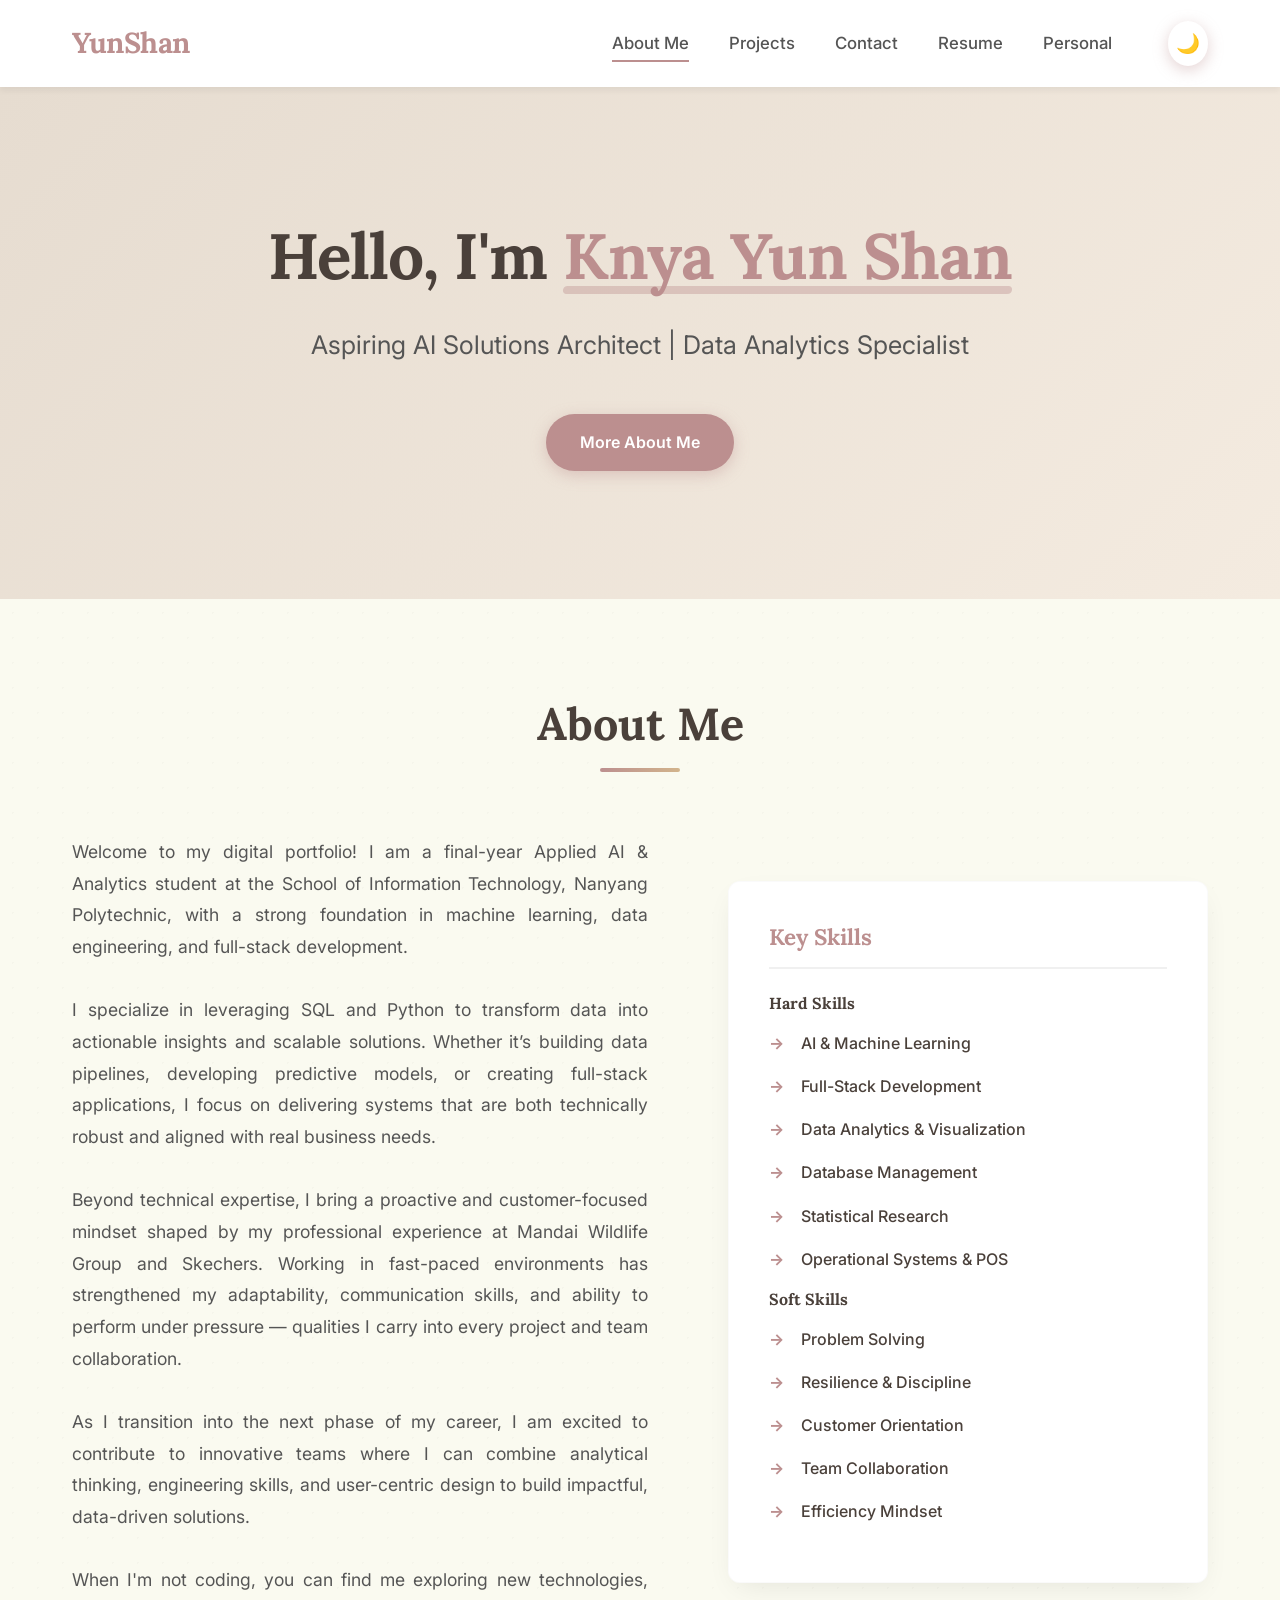
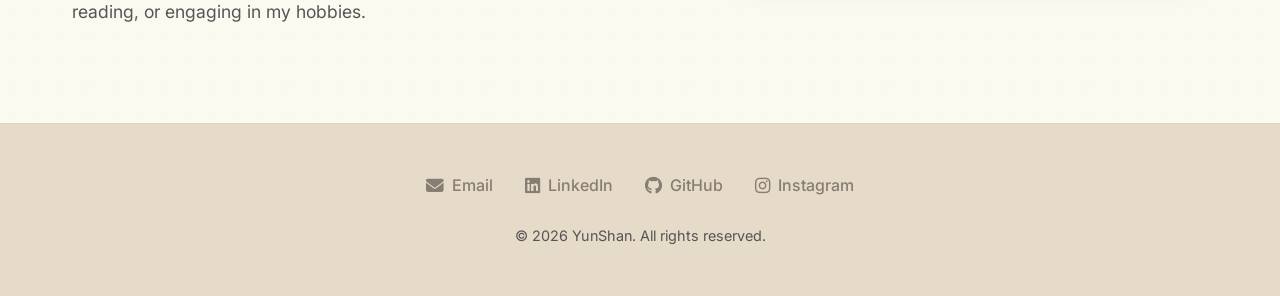
<file: index.html>
<!DOCTYPE html>
<html lang="en">

<head>
  <meta charset="UTF-8">
  <meta name="viewport" content="width=device-width, initial-scale=1.0">
  <title>YunShan - Home</title>
  <link rel="stylesheet" href="style.css">
  <link href="https://fonts.googleapis.com/css2?family=Inter:wght@400;500;600&family=Lora:wght@500;600;700&display=swap"
    rel="stylesheet">
  <link rel="stylesheet" href="https://cdnjs.cloudflare.com/ajax/libs/font-awesome/6.4.0/css/all.min.css">
  <script>
    (function () {
      const savedTheme = localStorage.getItem('theme');
      if (savedTheme === 'dark') {
        document.documentElement.setAttribute('data-theme', 'dark');
      }
    })();
  </script>
</head>

<body>
  <nav class="navbar">
    <div class="container navbar-container">
      <a href="index.html" class="navbar-logo">YunShan</a>

      <div class="navbar-toggle" id="mobile-menu">
        <span class="bar"></span>
        <span class="bar"></span>
        <span class="bar"></span>
      </div>

      <div class="navbar-menu">
        <a href="index.html" class="navbar-link active">About Me</a>
        <a href="projects.html" class="navbar-link">Projects</a>
        <a href="contact.html" class="navbar-link">Contact</a>
        <a href="resume.html" class="navbar-link">Resume</a>
        <a href="personal.html" class="navbar-link">Personal</a>
      </div>
    </div>
  </nav>

  <main>
    <div class="home-page">
      <section class="hero section">
        <div class="container">
          <div class="hero-content">
            <h1>Hello, I'm <span class="highlight">Knya Yun Shan</span></h1>
            <p class="hero-subtitle">Aspiring AI Solutions Architect | Data Analytics Specialist</p>
            <a href="#about" class="btn">More About Me</a>
          </div>
        </div>
      </section>

      <section id="about" class="about section">
        <div class="container">
          <h2 class="section-title">About Me</h2>
          <div class="about-content">
            <div class="about-text">
              <p>
                Welcome to my digital portfolio!
                I am a final-year Applied AI & Analytics student at the School of Information Technology, Nanyang
                Polytechnic, with a strong foundation in machine learning, data engineering, and full-stack development.
              </p><br>
              <p>
                I specialize in leveraging SQL and Python to transform data into actionable insights and scalable
                solutions. Whether it’s building data pipelines, developing predictive models, or creating full-stack
                applications, I focus on delivering systems that are both technically robust and aligned with real
                business needs.
              </p><br>
              <p>
                Beyond technical expertise, I bring a proactive and customer-focused mindset shaped by my professional
                experience at Mandai Wildlife Group and Skechers. Working in fast-paced environments has strengthened my
                adaptability, communication skills, and ability to perform under pressure — qualities I carry into every
                project and team collaboration.
              </p><br>
              <p>
                As I transition into the next phase of my career, I am excited to contribute to innovative teams where I
                can combine analytical thinking, engineering skills, and user-centric design to build impactful,
                data-driven solutions.
              </p>
              <br />
              <p>
                When I'm not coding, you can find me exploring new technologies, reading, or engaging in my hobbies.
              </p>
            </div>

            <div class="skills-container">
              <h3>Key Skills</h3>

              <div class="skills-category">
                <h4>Hard Skills</h4>
                <ul class="skills-list">
                  <li>AI & Machine Learning</li>
                  <li>Full-Stack Development</li>
                  <li>Data Analytics & Visualization</li>
                  <li>Database Management</li>
                  <li>Statistical Research</li>
                  <li>Operational Systems & POS</li>
                </ul>
              </div>

              <div class="skills-category">
                <h4>Soft Skills</h4>
                <ul class="skills-list">
                  <li>Problem Solving</li>
                  <li>Resilience & Discipline</li>
                  <li>Customer Orientation</li>
                  <li>Team Collaboration</li>
                  <li>Efficiency Mindset</li>
                </ul>
              </div>
            </div>
          </div>
        </div>
      </section>
    </div>
  </main>

  <footer class="footer">
    <div class="container footer-container">
      <div class="footer-socials">
        <a href="mailto:yunshanknya2008@gmail.com" aria-label="Email"><i class="fas fa-envelope"></i> Email</a>
        <a href="https://www.linkedin.com/in/yun-shan-knya-b879a43aa/" target="_blank" rel="noopener noreferrer"
          aria-label="LinkedIn"><i class="fab fa-linkedin"></i> LinkedIn</a>
        <a href="https://github.com/ys-yunshan" target="_blank" rel="noopener noreferrer" aria-label="GitHub"><i
            class="fab fa-github"></i> GitHub</a>
        <a href="https://www.instagram.com/ys_yunshan/" target="_blank" rel="noopener noreferrer"
          aria-label="Instagram"><i class="fab fa-instagram"></i> Instagram</a>
      </div>
      <p class="footer-copy">&copy; 2026 YunShan. All rights reserved.</p>
    </div>
  </footer>

  <script src="script.js"></script>
</body>

</html>
</file>
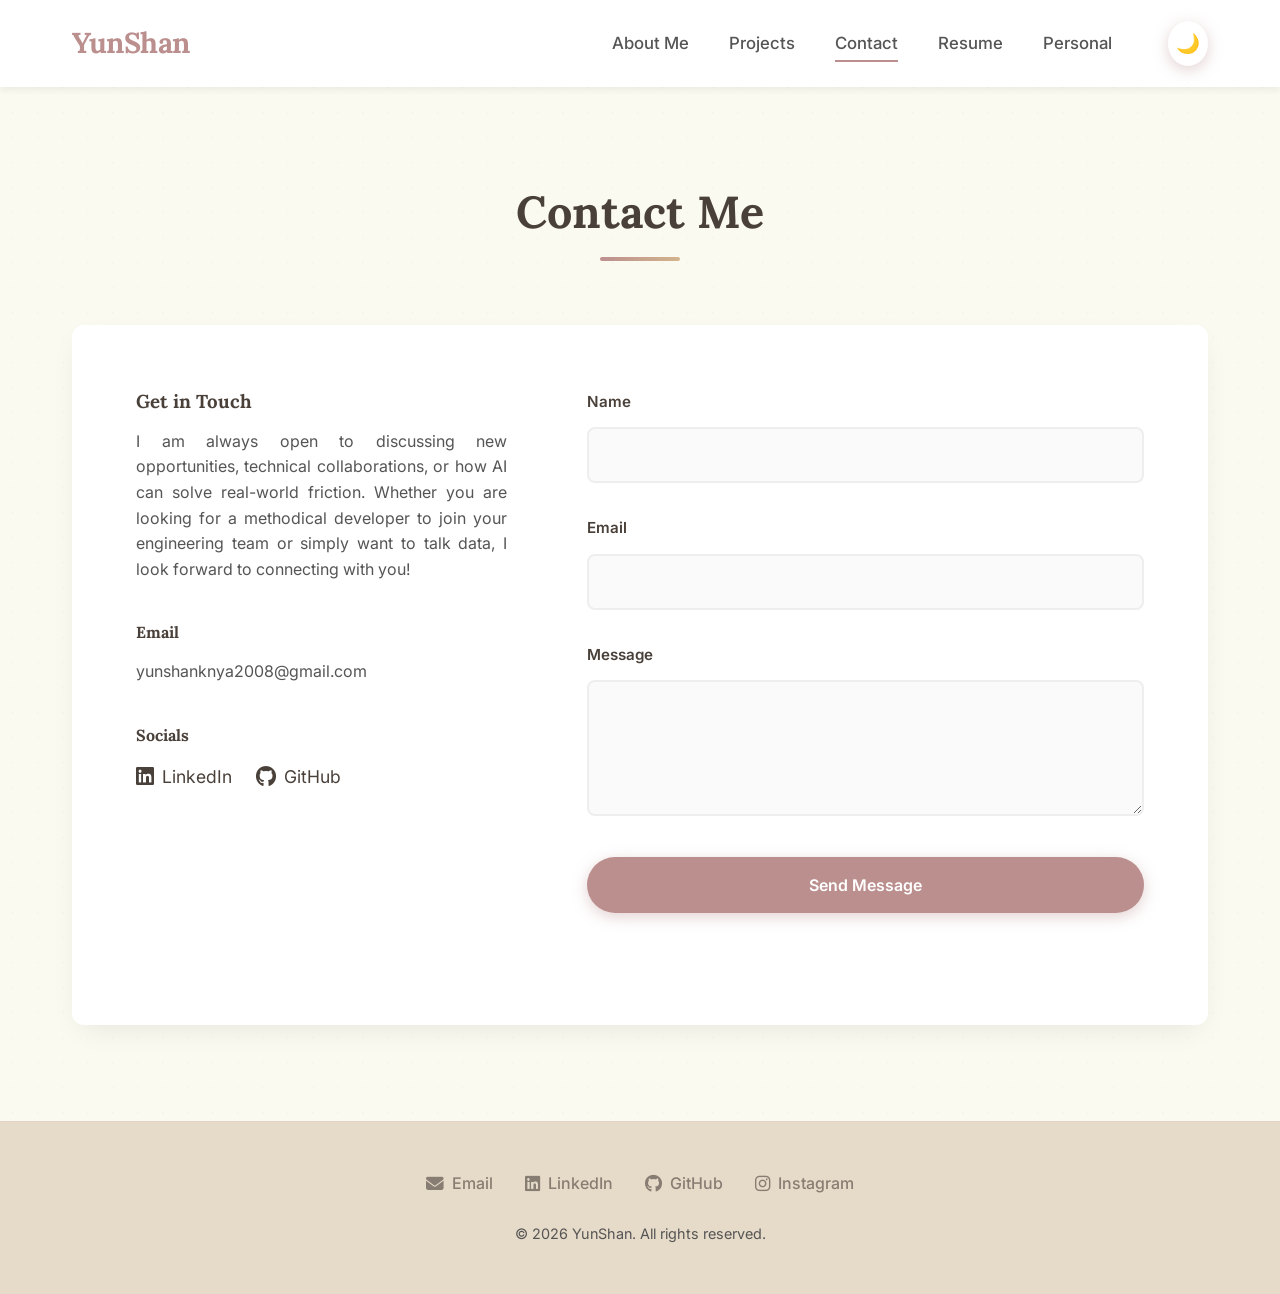
<file: contact.html>
<!DOCTYPE html>
<html lang="en">

<head>
    <meta charset="UTF-8">
    <meta name="viewport" content="width=device-width, initial-scale=1.0">
    <title>YunShan - Contact</title>
    <link rel="stylesheet" href="style.css">
    <link
        href="https://fonts.googleapis.com/css2?family=Inter:wght@400;500;600&family=Lora:wght@500;600;700&display=swap"
        rel="stylesheet">
    <link rel="stylesheet" href="https://cdnjs.cloudflare.com/ajax/libs/font-awesome/6.4.0/css/all.min.css">
    <script>
        (function () {
            const savedTheme = localStorage.getItem('theme');
            if (savedTheme === 'dark') {
                document.documentElement.setAttribute('data-theme', 'dark');
            }
        })();
    </script>
</head>

<body>
    <nav class="navbar">
        <div class="container navbar-container">
            <a href="index.html" class="navbar-logo">YunShan</a>

            <div class="navbar-toggle" id="mobile-menu">
                <span class="bar"></span>
                <span class="bar"></span>
                <span class="bar"></span>
            </div>

            <div class="navbar-menu">
                <a href="index.html" class="navbar-link">About Me</a>
                <a href="projects.html" class="navbar-link">Projects</a>
                <a href="contact.html" class="navbar-link active">Contact</a>
                <a href="resume.html" class="navbar-link">Resume</a>
                <a href="personal.html" class="navbar-link">Personal</a>
            </div>
        </div>
    </nav>

    <main>
        <div class="contact-page section">
            <div class="container">
                <h2 class="section-title">Contact Me</h2>

                <div class="contact-container">
                    <div class="contact-info">
                        <h3>Get in Touch</h3>
                        <p> I am always open to discussing new opportunities, technical collaborations, or how AI can
                            solve real-world friction.
                            Whether you are looking for a methodical developer to join your engineering team or simply
                            want to talk data, I look forward to connecting with you!
                        </p>

                        <div class="info-item">
                            <h4>Email</h4>
                            <p><a href="mailto:yunshanknya2008@gmail.com"
                                    style="color: inherit; text-decoration: none;">yunshanknya2008@gmail.com</a></p>
                        </div>

                        <div class="info-item">
                            <h4>Socials</h4>
                            <div class="social-links">
                                <a href="https://www.linkedin.com/in/yun-shan-knya-b879a43aa/" target="_blank"><i
                                        class="fab fa-linkedin"></i> LinkedIn</a>
                                <a href="https://github.com/ys-yunshan" target="_blank"><i class="fab fa-github"></i>
                                    GitHub</a>
                            </div>
                        </div>
                    </div>

                    <form class="contact-form" action="#" method="POST">
                        <div class="form-group">
                            <label for="name">Name</label>
                            <input type="text" id="name" name="name" required>
                        </div>

                        <div class="form-group">
                            <label for="email">Email</label>
                            <input type="email" id="email" name="email" required>
                        </div>

                        <div class="form-group">
                            <label for="message">Message</label>
                            <textarea id="message" name="message" rows="5" required></textarea>
                        </div>

                        <button type="submit" class="btn">Send Message</button>
                        <div class="form-message" id="form-message"></div>
                    </form>
                </div>
            </div>
        </div>
    </main>

    <footer class="footer">
        <div class="container footer-container">
            <div class="footer-socials">
                <a href="mailto:yunshanknya2008@gmail.com" aria-label="Email"><i class="fas fa-envelope"></i> Email</a>
                <a href="https://www.linkedin.com/in/yun-shan-knya-b879a43aa/" target="_blank" rel="noopener noreferrer"
                    aria-label="LinkedIn"><i class="fab fa-linkedin"></i> LinkedIn</a>
                <a href="https://github.com/ys-yunshan" target="_blank" rel="noopener noreferrer" aria-label="GitHub"><i
                        class="fab fa-github"></i> GitHub</a>
                <a href="https://www.instagram.com/ys_yunshan/" target="_blank" rel="noopener noreferrer"
                    aria-label="Instagram"><i class="fab fa-instagram"></i> Instagram</a>
            </div>
            <p class="footer-copy">&copy; 2026 YunShan. All rights reserved.</p>
        </div>
    </footer>

    <script src="script.js"></script>
</body>

</html>
</file>
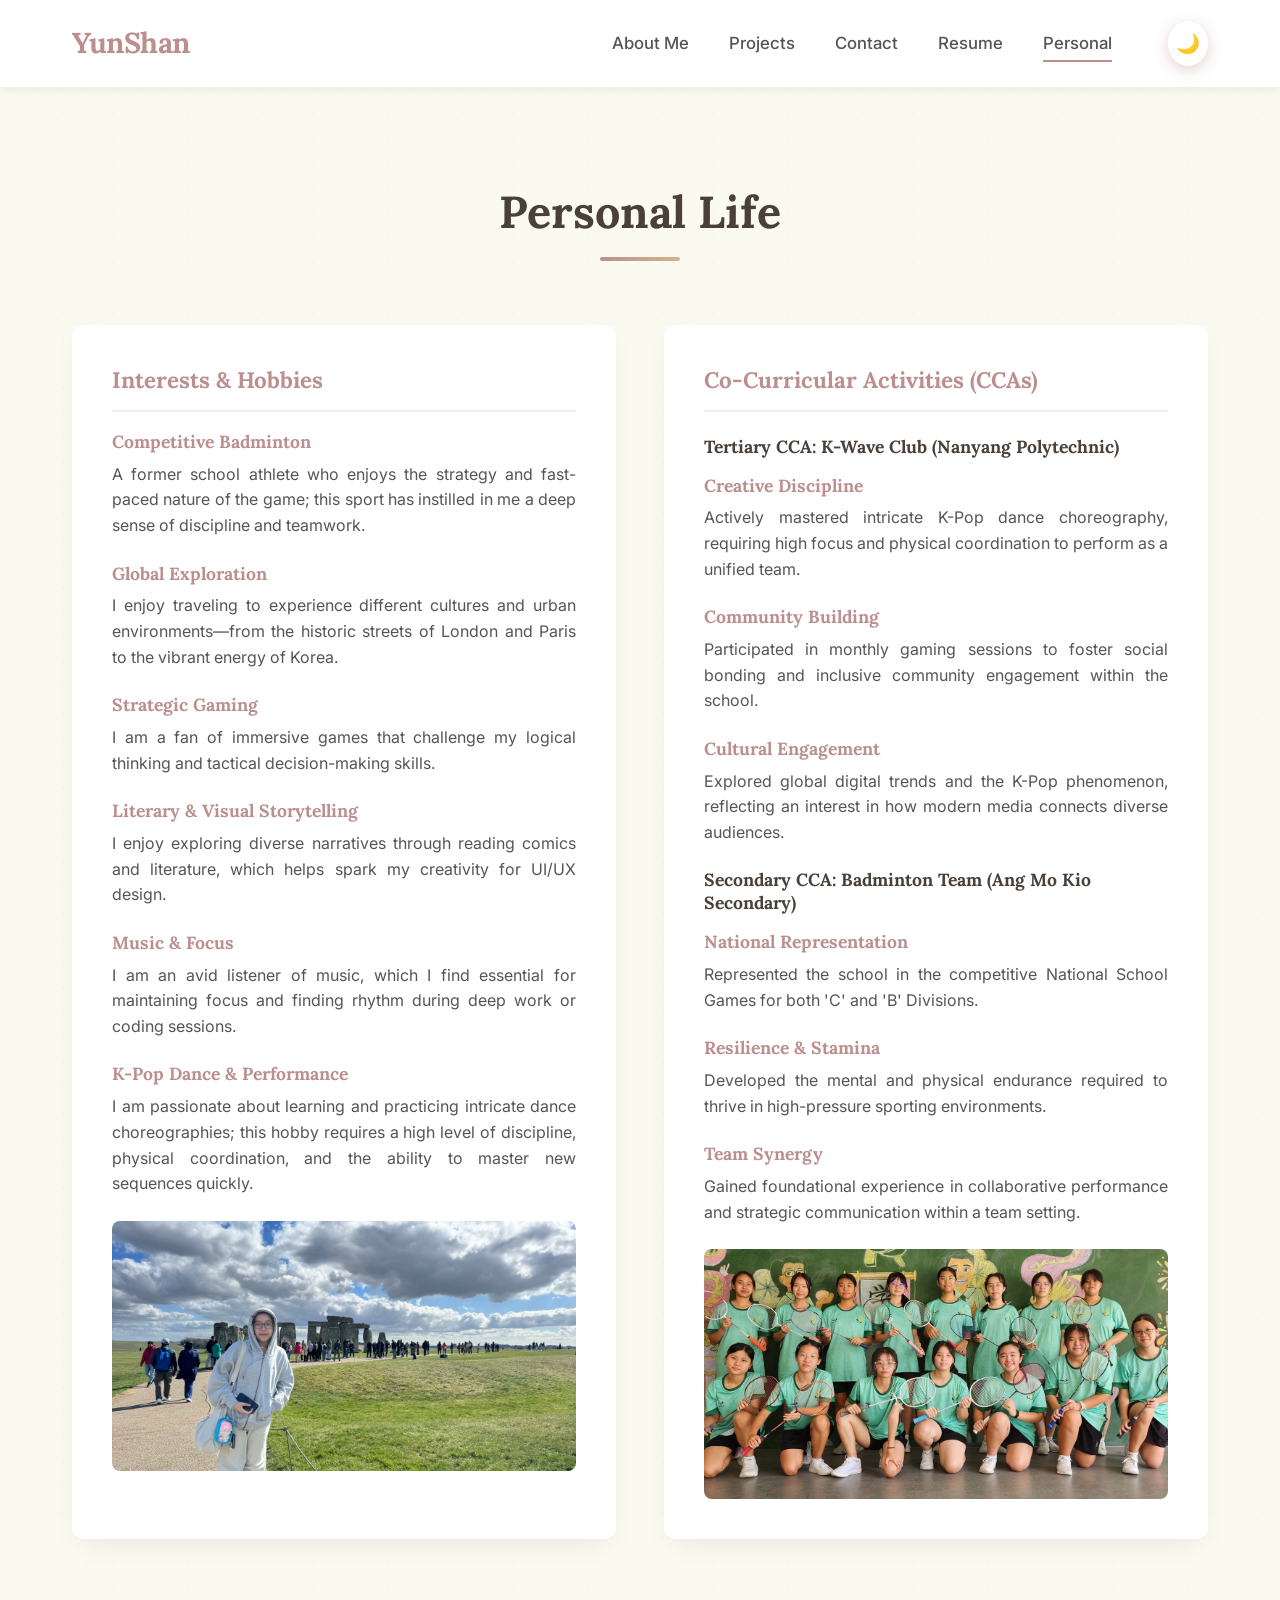
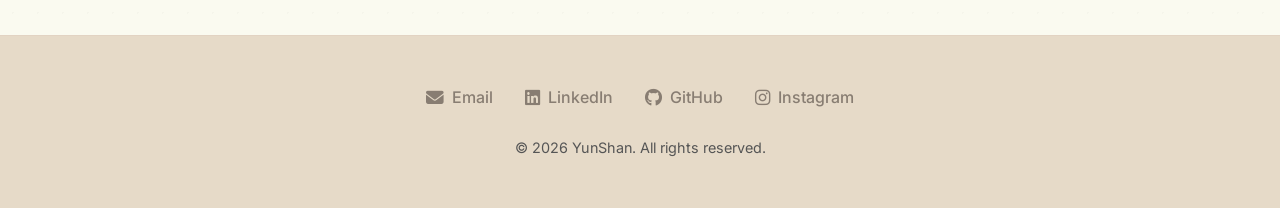
<file: personal.html>
<!DOCTYPE html>
<html lang="en">

<head>
    <meta charset="UTF-8">
    <meta name="viewport" content="width=device-width, initial-scale=1.0">
    <title>YunShan - Personal</title>
    <link rel="stylesheet" href="style.css">
    <link
        href="https://fonts.googleapis.com/css2?family=Inter:wght@400;500;600&family=Lora:wght@500;600;700&display=swap"
        rel="stylesheet">
    <link rel="stylesheet" href="https://cdnjs.cloudflare.com/ajax/libs/font-awesome/6.4.0/css/all.min.css">
    <script>
        (function () {
            const savedTheme = localStorage.getItem('theme');
            if (savedTheme === 'dark') {
                document.documentElement.setAttribute('data-theme', 'dark');
            }
        })();
    </script>
</head>

<body>
    <nav class="navbar">
        <div class="container navbar-container">
            <a href="index.html" class="navbar-logo">YunShan</a>

            <div class="navbar-toggle" id="mobile-menu">
                <span class="bar"></span>
                <span class="bar"></span>
                <span class="bar"></span>
            </div>

            <div class="navbar-menu">
                <a href="index.html" class="navbar-link">About Me</a>
                <a href="projects.html" class="navbar-link">Projects</a>
                <a href="contact.html" class="navbar-link">Contact</a>
                <a href="resume.html" class="navbar-link">Resume</a>
                <a href="personal.html" class="navbar-link active">Personal</a>
            </div>
        </div>
    </nav>

    <main>
        <div class="personal-page section">
            <div class="container">
                <h2 class="section-title">Personal Life</h2>

                <div class="personal-grid">
                    <div class="personal-item">
                        <h3>Interests & Hobbies</h3>
                        <div class="hobbies-list">
                            <div class="hobby-item">
                                <h4>Competitive Badminton</h4>
                                <p>A former school athlete who enjoys the strategy and fast-paced nature of the game;
                                    this sport has instilled in me a deep sense of discipline and teamwork.</p>
                            </div>
                            <div class="hobby-item">
                                <h4>Global Exploration</h4>
                                <p>I enjoy traveling to experience different cultures and urban environments—from the
                                    historic streets of London and Paris to the vibrant energy of Korea.</p>
                            </div>
                            <div class="hobby-item">
                                <h4>Strategic Gaming</h4>
                                <p>I am a fan of immersive games that challenge my logical thinking and tactical
                                    decision-making skills.</p>
                            </div>
                            <div class="hobby-item">
                                <h4>Literary & Visual Storytelling</h4>
                                <p>I enjoy exploring diverse narratives through reading comics and literature, which
                                    helps spark my creativity for UI/UX design.</p>
                            </div>
                            <div class="hobby-item">
                                <h4>Music & Focus</h4>
                                <p>I am an avid listener of music, which I find essential for maintaining focus and
                                    finding rhythm during deep work or coding sessions.</p>
                            </div>
                            <div class="hobby-item">
                                <h4>K-Pop Dance & Performance</h4>
                                <p>I am passionate about learning and practicing intricate dance choreographies; this
                                    hobby requires a high level of discipline, physical coordination, and the ability to
                                    master new sequences quickly.</p>
                            </div>
                        </div>
                        <!-- Placeholder for image -->
                        <div class="personal-img-placeholder">
                            <img src="images/hobbies.jpg" alt="Hobby Picture">
                        </div>
                    </div>

                    <div class="personal-item">
                        <h3>Co-Curricular Activities (CCAs)</h3>
                        <div class="cca-list">
                            <h4>Tertiary CCA: K-Wave Club
                                (Nanyang Polytechnic)</h4>
                            <div class="hobby-item">
                                <h4>Creative Discipline</h4>
                                <p>Actively mastered intricate K-Pop dance choreography, requiring high focus and
                                    physical coordination to perform as a unified team.</p>
                            </div>
                            <div class="hobby-item">
                                <h4>Community Building</h4>
                                <p>Participated in monthly gaming sessions to foster social bonding and inclusive
                                    community engagement within the school.</p>
                            </div>
                            <div class="hobby-item">
                                <h4>Cultural Engagement</h4>
                                <p>Explored global digital trends and the K-Pop phenomenon, reflecting an interest in
                                    how modern media connects diverse audiences.</p>
                            </div>

                            <h4>Secondary CCA: Badminton
                                Team (Ang Mo Kio Secondary)</h4>
                            <div class="hobby-item">
                                <h4>National Representation</h4>
                                <p>Represented the school in the competitive National School Games for both 'C' and 'B'
                                    Divisions.</p>
                            </div>
                            <div class="hobby-item">
                                <h4>Resilience & Stamina</h4>
                                <p>Developed the mental and physical endurance required to thrive in high-pressure
                                    sporting environments.</p>
                            </div>
                            <div class="hobby-item">
                                <h4>Team Synergy</h4>
                                <p>Gained foundational experience in collaborative performance and strategic
                                    communication within a team setting.</p>
                            </div>
                        </div>
                        <!-- Placeholder for image -->
                        <div class="personal-img-placeholder">
                            <img src="images/cca.jpg" alt="CCA Picture">
                        </div>
                    </div>
                </div>
            </div>
        </div>
    </main>

    <footer class="footer">
        <div class="container footer-container">
            <div class="footer-socials">
                <a href="mailto:yunshanknya2008@gmail.com" aria-label="Email"><i class="fas fa-envelope"></i> Email</a>
                <a href="https://www.linkedin.com/in/yun-shan-knya-b879a43aa/" target="_blank" rel="noopener noreferrer"
                    aria-label="LinkedIn"><i class="fab fa-linkedin"></i> LinkedIn</a>
                <a href="https://github.com/ys-yunshan" target="_blank" rel="noopener noreferrer" aria-label="GitHub"><i
                        class="fab fa-github"></i> GitHub</a>
                <a href="https://www.instagram.com/ys_yunshan/" target="_blank" rel="noopener noreferrer"
                    aria-label="Instagram"><i class="fab fa-instagram"></i> Instagram</a>
            </div>
            <p class="footer-copy">&copy; 2026 YunShan. All rights reserved.</p>
        </div>
    </footer>

    <script src="script.js"></script>
</body>

</html>
</file>
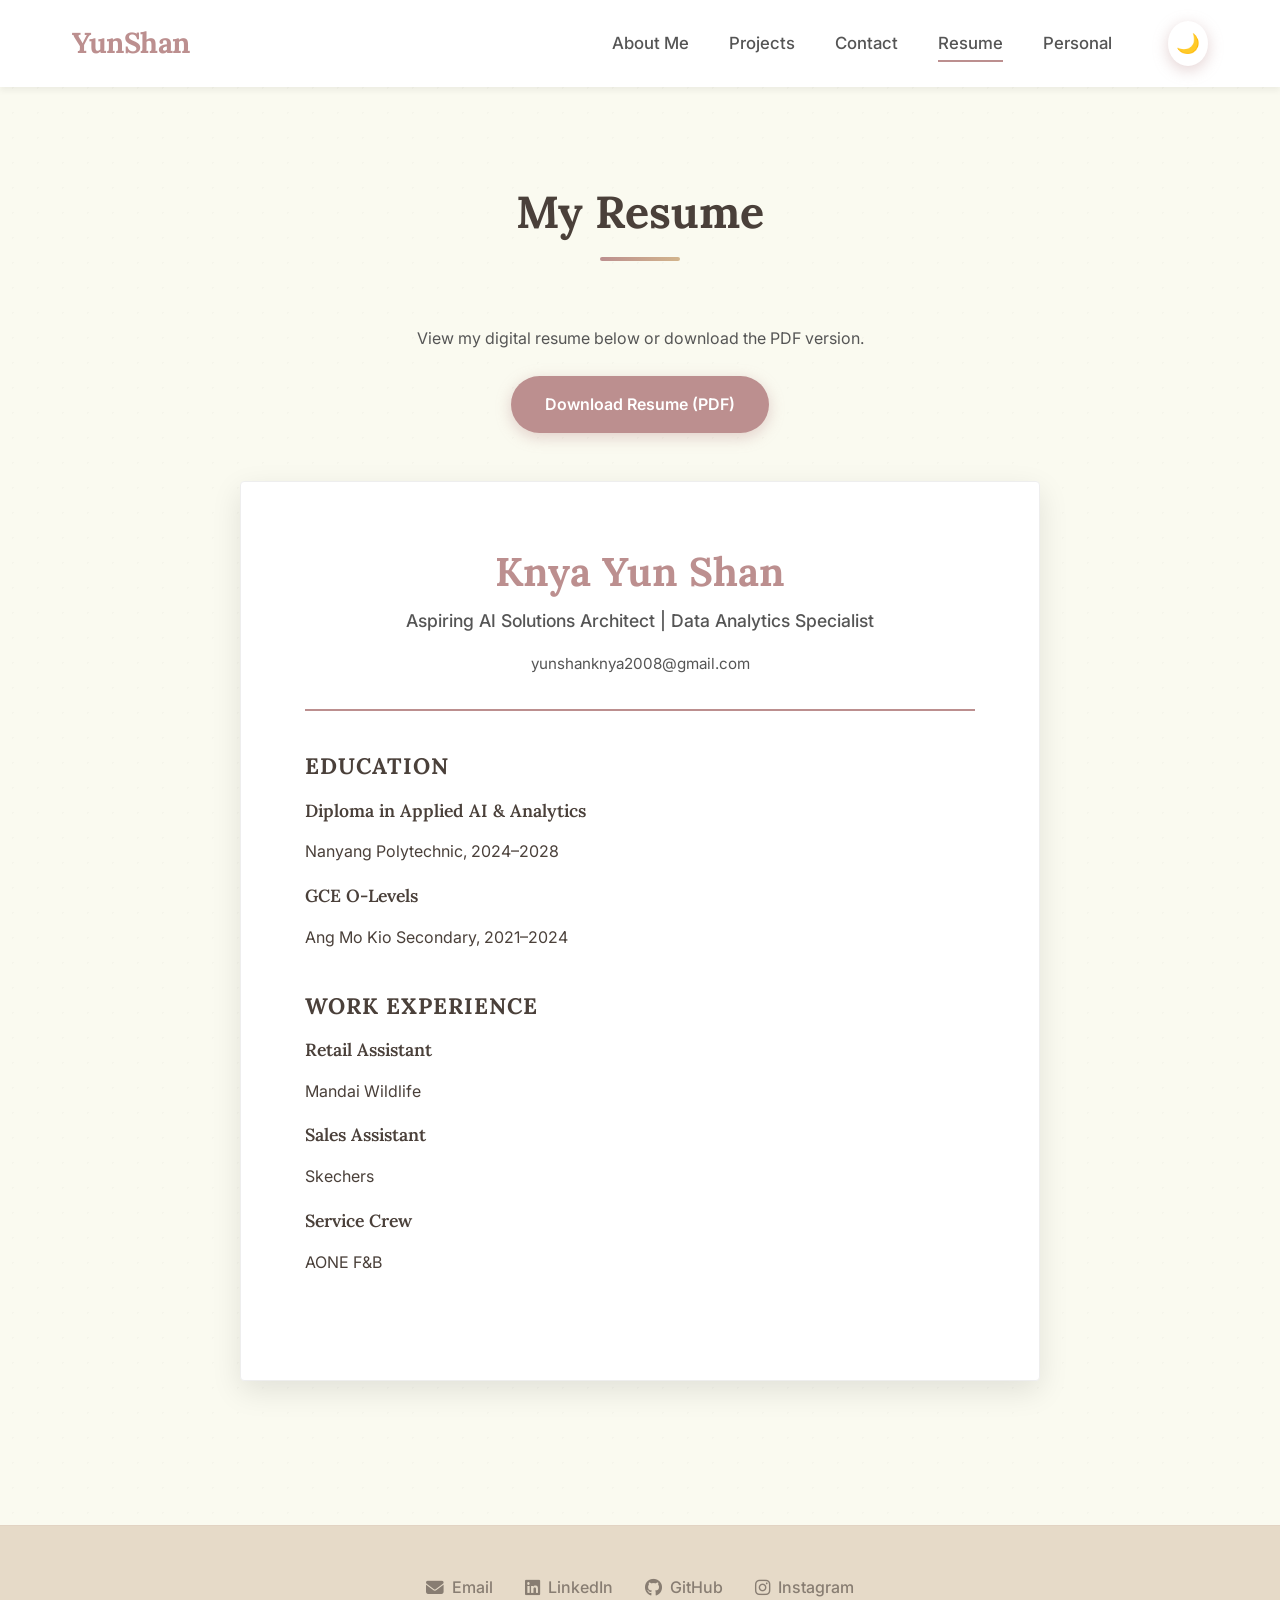
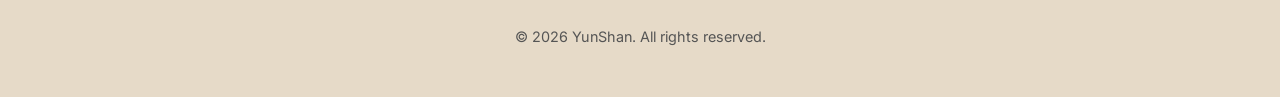
<file: resume.html>
<!DOCTYPE html>
<html lang="en">

<head>
    <meta charset="UTF-8">
    <meta name="viewport" content="width=device-width, initial-scale=1.0">
    <title>YunShan - Resume</title>
    <link rel="stylesheet" href="style.css">
    <link
        href="https://fonts.googleapis.com/css2?family=Inter:wght@400;500;600&family=Lora:wght@500;600;700&display=swap"
        rel="stylesheet">
    <link rel="stylesheet" href="https://cdnjs.cloudflare.com/ajax/libs/font-awesome/6.4.0/css/all.min.css">
    <script>
        (function () {
            const savedTheme = localStorage.getItem('theme');
            if (savedTheme === 'dark') {
                document.documentElement.setAttribute('data-theme', 'dark');
            }
        })();
    </script>
</head>

<body>
    <nav class="navbar">
        <div class="container navbar-container">
            <a href="index.html" class="navbar-logo">YunShan</a>

            <div class="navbar-toggle" id="mobile-menu">
                <span class="bar"></span>
                <span class="bar"></span>
                <span class="bar"></span>
            </div>

            <div class="navbar-menu">
                <a href="index.html" class="navbar-link">About Me</a>
                <a href="projects.html" class="navbar-link">Projects</a>
                <a href="contact.html" class="navbar-link">Contact</a>
                <a href="resume.html" class="navbar-link active">Resume</a>
                <a href="personal.html" class="navbar-link">Personal</a>
            </div>
        </div>
    </nav>

    <main>
        <div class="resume-page section">
            <div class="container">
                <h2 class="section-title">My Resume</h2>

                <div class="resume-container">
                    <div class="resume-actions">
                        <p>View my digital resume below or download the PDF version.</p>
                        <a href="YunShan_Resume.pdf" download="YunShan_Resume.pdf" class="btn">Download Resume (PDF)</a>
                    </div>

                    <div class="resume-preview">
                        <header class="resume-header">
                            <h1>Knya Yun Shan</h1>
                            <p class="resume-title">Aspiring AI Solutions Architect | Data Analytics Specialist</p>
                            <div class="resume-contact">
                                <span>yunshanknya2008@gmail.com</span>
                            </div>
                        </header>

                        <div class="resume-body">
                            <section class="resume-section">
                                <h3>Education</h3>
                                <div class="resume-item">
                                    <h4>Diploma in Applied AI & Analytics</h4>
                                    <p class="institution">Nanyang Polytechnic, 2024–2028</p>
                                </div>
                                <div class="resume-item">
                                    <h4>GCE O-Levels</h4>
                                    <p class="institution">Ang Mo Kio Secondary, 2021–2024</p>
                                </div>
                            </section>

                            <section class="resume-section">
                                <h3>Work Experience</h3>
                                <div class="resume-item">
                                    <h4>Retail Assistant</h4>
                                    <p class="institution">Mandai Wildlife</p>
                                </div>
                                <div class="resume-item">
                                    <h4>Sales Assistant</h4>
                                    <p class="institution">Skechers</p>
                                </div>
                                <div class="resume-item">
                                    <h4>Service Crew</h4>
                                    <p class="institution">AONE F&B</p>
                                </div>
                            </section>
                        </div>
                    </div>
                </div>
            </div>
        </div>
    </main>

    <footer class="footer">
        <div class="container footer-container">
            <div class="footer-socials">
                <a href="mailto:yunshanknya2008@gmail.com" aria-label="Email"><i class="fas fa-envelope"></i> Email</a>
                <a href="https://www.linkedin.com/in/yun-shan-knya-b879a43aa/" target="_blank" rel="noopener noreferrer"
                    aria-label="LinkedIn"><i class="fab fa-linkedin"></i> LinkedIn</a>
                <a href="https://github.com/ys-yunshan" target="_blank" rel="noopener noreferrer" aria-label="GitHub"><i
                        class="fab fa-github"></i> GitHub</a>
                <a href="https://www.instagram.com/ys_yunshan/" target="_blank" rel="noopener noreferrer"
                    aria-label="Instagram"><i class="fab fa-instagram"></i> Instagram</a>
            </div>
            <p class="footer-copy">&copy; 2026 YunShan. All rights reserved.</p>
        </div>
    </footer>

    <script src="script.js"></script>
</body>

</html>
</file>
<file: style.css>
/* Global Styles & Variables */
:root {
    --color-primary: #bc8f8f;
    /* Rosy Brown */
    --color-secondary: #e6dcd0;
    /* Muted Beige */
    --color-background: #fafaf0;
    /* Off-white/Cream */
    --color-text: #4a403a;
    /* Dark Brown/Charcoal */
    --color-accent: #d2b48c;
    /* Tan */
    --color-white: #ffffff;

    --font-main: 'Inter', system-ui, Avenir, Helvetica, Arial, sans-serif;
    --font-heading: 'Lora', Georgia, serif;

    --shadow-sm: 0 4px 6px rgba(0, 0, 0, 0.05);
    --shadow-md: 0 10px 30px -10px rgba(0, 0, 0, 0.1);
    --radius-sm: 8px;
    --radius-md: 12px;

    /* Semantic Component Colors */
    --color-navbar-bg: rgba(255, 255, 255, 0.95);
    --color-footer-bg: #e6dac8;
    --color-text-muted: #555555;

    --color-input-bg: #fafafa;
    --color-input-border: #eee;
}

[data-theme="dark"] {
    --color-primary: #bc8f8f;
    --color-secondary: #2d2d2d;
    --color-background: #1a1a1a;
    --color-text: #f0f0f0;
    --color-accent: #d2b48c;
    --color-white: #333333;
    --shadow-sm: 0 4px 6px rgba(0, 0, 0, 0.3);
    --shadow-md: 0 10px 30px -10px rgba(0, 0, 0, 0.5);

    /* Semantic Component Colors Dark */
    --color-navbar-bg: rgba(26, 26, 26, 0.95);
    --color-footer-bg: #2d2d2d;
    /* Matches secondary */
    --color-text-muted: #b0b0b0;

    --color-input-bg: #2d2d2d;
    --color-input-border: #444;
}

/* Autofill Hack */
input:-webkit-autofill,
input:-webkit-autofill:hover,
input:-webkit-autofill:focus,
input:-webkit-autofill:active {
    -webkit-box-shadow: 0 0 0 30px var(--color-input-bg) inset !important;
    -webkit-text-fill-color: var(--color-text) !important;
    transition: background-color 5000s ease-in-out 0s;
}

/* Theme Toggle Button */
.theme-toggle {
    background: none;
    border: none;
    cursor: pointer;
    padding: 0.5rem;
    color: var(--color-text);
    font-size: 1.2rem;
    display: flex;
    align-items: center;
    justify-content: center;
    border-radius: 50%;
    transition: background-color 0.3s ease, color 0.3s ease;
    margin-left: 1rem;
}

.theme-toggle:hover {
    background-color: rgba(188, 143, 143, 0.1);
    color: var(--color-primary);
}

* {
    box-sizing: border-box;
    margin: 0;
    padding: 0;
}

html {
    scroll-behavior: smooth;
}

body {
    font-family: var(--font-main);
    color: var(--color-text);
    line-height: 1.7;
    min-height: 100vh;
    display: flex;
    flex-direction: column;
    overflow-x: hidden;
    background-color: var(--color-background);
    background-image: radial-gradient(rgba(0, 0, 0, 0.02) 1px, transparent 1px);
    background-size: 25px 25px;
}

h1,
h2,
h3,
h4,
h5,
h6 {
    font-family: var(--font-heading);
    color: var(--color-text);
    margin-bottom: 1rem;
    line-height: 1.3;
}

a {
    text-decoration: none;
    color: inherit;
    transition: all 0.3s ease;
}

a:hover {
    color: var(--color-primary);
}

ul {
    list-style: none;
}

/* Animations */
@keyframes fadeIn {
    from {
        opacity: 0;
        transform: translateY(10px);
    }

    to {
        opacity: 1;
        transform: translateY(0);
    }
}

main {
    animation: fadeIn 0.6s ease-out forwards;
}

button,
.btn {
    cursor: pointer;
    border: 2px solid transparent;
    /* Reserve space for border to match outline variant */
    font-family: inherit;
    transition: all 0.3s cubic-bezier(0.4, 0, 0.2, 1);
    display: inline-block;
    background-color: var(--color-primary);
    color: var(--color-white);
    padding: 0.9rem 2rem;
    border-radius: 50px;
    /* Pill shape for modern look */
    font-weight: 600;
    font-size: 1rem;
    line-height: 1.5;
    /* Explicit line-height */
    box-shadow: 0 4px 15px rgba(188, 143, 143, 0.4);
    cursor: pointer;
    font-family: inherit;
    text-decoration: none;
    /* For safe measure on a tags */
}

/* Highlight Effect */
.highlight {
    position: relative;
    display: inline-block;
    z-index: 1;
}

.highlight::after {
    content: '';
    position: absolute;
    left: 0;
    bottom: 5px;
    /* Adjusted slightly */
    width: 100%;
    height: 8px;
    /* Slightly thicker for visibility */
    background: rgba(188, 143, 143, 0.4);
    /* Rosy brown with opacity */
    z-index: -1;
    border-radius: 4px;
    transform: skewX(-10deg);
    /* Slight skew for dynamism */
}

.btn:hover {
    background-color: #a07070;
    transform: translateY(-3px) scale(1.03);
    /* Added scale effect */
    box-shadow: 0 6px 20px rgba(188, 143, 143, 0.6);
}

.btn-outline {
    background-color: transparent;
    border: 2px solid var(--color-primary);
    color: var(--color-primary);
    box-shadow: none;
    display: block;
    width: 100%;
    box-sizing: border-box;
    text-align: center;
    margin-bottom: 1rem;
}

.btn-outline:hover {
    background-color: var(--color-primary);
    color: var(--color-white);
    transform: translateY(-3px);
}

.container {
    max-width: 1200px;
    margin: 0 auto;
    padding: 0 2rem;
}

.section {
    padding: 6rem 0;
    /* More breathing room */
}

.section-title {
    text-align: center;
    font-size: 2.8rem;
    margin-bottom: 4rem;
    position: relative;
    margin-left: auto;
    margin-right: auto;
    width: fit-content;
}

.section-title::after {
    content: '';
    display: block;
    margin: 15px auto 0;
    width: 80px;
    height: 4px;
    background: linear-gradient(90deg, var(--color-primary), var(--color-accent));
    border-radius: 2px;
}

/* Navbar */
/* Navbar */
.navbar {
    background-color: var(--color-navbar-bg);
    /* Slight transparency */
    backdrop-filter: blur(10px);
    /* Glassmorphism */
    box-shadow: var(--shadow-sm);
    position: sticky;
    top: 0;
    z-index: 1000;
    padding: 1.2rem 0;
    transition: all 0.3s ease;
}

.navbar-container {
    display: flex;
    justify-content: space-between;
    align-items: center;
}

.navbar-logo {
    font-family: var(--font-heading);
    font-size: 1.8rem;
    font-weight: 700;
    color: var(--color-primary);
    letter-spacing: -0.5px;
    transition: transform 0.3s ease;
    display: inline-block;
    /* Required for transform */
}

.navbar-logo:hover {
    transform: scale(1.05);
}

.navbar-menu {
    display: flex;
    gap: 2.5rem;
    align-items: center;
}

.navbar-link {
    font-weight: 500;
    position: relative;
    font-size: 1.05rem;
    color: var(--color-text-muted);
}

.navbar-link::after {
    content: '';
    position: absolute;
    width: 0;
    height: 2px;
    bottom: -4px;
    left: 0;
    background-color: var(--color-primary);
    transition: width 0.3s cubic-bezier(0.4, 0, 0.2, 1);
}

.navbar-link:hover {
    color: var(--color-primary);
}

.navbar-link:hover::after,
.navbar-link.active::after {
    width: 100%;
}

.navbar-toggle {
    display: none;
    flex-direction: column;
    cursor: pointer;
    gap: 6px;
}

.bar {
    width: 28px;
    height: 3px;
    background-color: var(--color-text);
    transition: all 0.3s ease;
    border-radius: 3px;
}

/* Mobile Menu */
@media (max-width: 768px) {
    .navbar-toggle {
        display: flex;
    }

    .navbar-menu {
        position: absolute;
        top: 100%;
        left: 0;
        width: 100%;
        background-color: var(--color-white);
        flex-direction: column;
        align-items: center;
        padding: 2.5rem 0;
        gap: 2rem;
        box-shadow: 0 10px 30px rgba(0, 0, 0, 0.1);
        display: none;
        animation: fadeIn 0.3s ease;
        border-top: 1px solid #eee;
    }

    .navbar-menu.active {
        display: flex;
    }
}

/* Footer */
.footer {
    background-color: var(--color-footer-bg);
    padding: 3rem 0;
    margin-top: auto;
    border-top: 1px solid rgba(188, 143, 143, 0.1);
}

.footer-container {
    display: flex;
    flex-direction: column;
    align-items: center;
    gap: 1.5rem;
}

.footer-socials {
    display: flex;
    gap: 2rem;
}

.footer-socials a {
    font-weight: 500;
    font-size: 1rem;
    opacity: 0.6;
    display: flex;
    align-items: center;
}

.footer-socials i {
    margin-right: 0.5rem;
    font-size: 1.1rem;
}

.footer-socials a:hover {
    color: var(--color-primary);
    opacity: 1;
    transform: translateY(-2px);
}

.footer-copy {
    font-size: 0.9rem;
    color: var(--color-text-muted);
}

/* Page Specific: Home */
.hero {
    text-align: center;
    padding: 8rem 0;
    /* Default Light Gradient */
    background: linear-gradient(135deg, var(--color-secondary) 0%, #f4ebe0 100%);
}

[data-theme="dark"] .hero {
    /* Dark Gradient */
    background: linear-gradient(135deg, #2d2d2d 0%, #1a1a1a 100%);
}

.hero h1 {
    font-size: 4rem;
    margin-bottom: 1.5rem;
    letter-spacing: -1px;
    color: var(--color-text);
}

.highlight {
    color: var(--color-primary);
    position: relative;
    display: inline-block;
}

.hero-subtitle {
    font-size: 1.6rem;
    margin-bottom: 3rem;
    color: var(--color-text-muted);
    font-weight: 400;
}

.about-content {
    display: grid;
    grid-template-columns: 1.2fr 1fr;
    gap: 5rem;
    align-items: center;
}

.about-text {
    font-size: 1.1rem;
    color: var(--color-text-muted);
    line-height: 1.8;
    text-align: justify;
}

.skills-container {
    background-color: var(--color-white);
    padding: 2.5rem;
    border-radius: var(--radius-md);
    box-shadow: var(--shadow-md);
    border: 1px solid rgba(0, 0, 0, 0.02);
    transition: transform 0.3s ease;
}

.skills-container:hover {
    transform: translateY(-5px);
}

.skills-container h3 {
    margin-bottom: 1.5rem;
    color: var(--color-primary);
    font-size: 1.4rem;
    border-bottom: 2px solid #f0f0f0;
    padding-bottom: 1rem;
}

.skills-list li {
    margin-bottom: 1rem;
    padding-left: 2rem;
    position: relative;
    font-weight: 500;
    color: var(--color-text);
}

.skills-list li::before {
    content: '→';
    color: var(--color-primary);
    font-weight: bold;
    position: absolute;
    left: 0;
    transition: transform 0.3s ease;
}

.skills-list li:hover::before {
    transform: translateX(5px);
}

/* Page Specific: Project Detail View */
.project-detail {
    background-color: var(--color-white);
    border-radius: var(--radius-md);
    box-shadow: var(--shadow-md);
    padding: 4rem;
    max-width: 1000px;
    margin: 0 auto;
}

.project-header {
    text-align: center;
    margin-bottom: 3rem;
}

.project-header h3 {
    font-size: 2.5rem;
    color: var(--color-primary);
    margin-bottom: 0.8rem;
}

.project-subtitle {
    font-size: 1.3rem;
    color: var(--color-text-muted);
    margin-bottom: 2rem;
}

.project-tags {
    display: flex;
    flex-wrap: wrap;
    justify-content: center;
    gap: 0.8rem;
}

.tag {
    background-color: rgba(230, 220, 208, 0.5);
    color: var(--color-text);
    padding: 0.4rem 1rem;
    border-radius: 50px;
    font-size: 0.9rem;
    font-weight: 500;
    border: 1px solid rgba(188, 143, 143, 0.2);
}

.project-showcase {
    margin-bottom: 3.5rem;
    border-radius: var(--radius-md);
    overflow: hidden;
    border: 1px solid #eee;
    box-shadow: var(--shadow-sm);
}

.project-image-placeholder {
    width: 100%;
    height: 450px;
    background-color: #f8f8f8;
    background-image: radial-gradient(#e0e0e0 1px, transparent 1px);
    background-size: 20px 20px;
    display: flex;
    align-items: center;
    justify-content: center;
    font-size: 1.5rem;
    color: #999;
}

.project-image {
    width: 100%;
    height: auto;
    display: block;
    object-fit: cover;
}

.project-info {
    display: grid;
    grid-template-columns: 2fr 1fr;
    gap: 4rem;
}

.project-description h4 {
    color: var(--color-primary);
    margin-bottom: 1.2rem;
    font-size: 1.2rem;
    position: relative;
    display: inline-block;
}

.project-description p {
    margin-bottom: 1.5rem;
    color: var(--color-text-muted);
    font-size: 1.05rem;
    text-align: justify;
}

.feature-list li,
.role-list li,
.impact-list li {
    margin-bottom: 0.8rem;
    line-height: 1.6;
    padding-left: 1.5rem;
    position: relative;
    color: var(--color-text-muted);
    text-align: justify;
}

.feature-list li::before,
.role-list li::before,
.impact-list li::before {
    content: '•';
    color: var(--color-primary);
    font-weight: bold;
    font-size: 1.2rem;
    position: absolute;
    left: 0;
    top: -2px;
}

.challenge-item {
    background-color: #fafaf0;
    padding: 1.5rem;
    border-radius: 8px;
    margin-bottom: 1.5rem;
    border-left: 4px solid var(--color-primary);
}

.challenge-item h5 {
    font-size: 1.1rem;
    margin-bottom: 0.5rem;
    color: var(--color-text);
}

.challenge-item p {
    margin-bottom: 0.5rem;
    font-size: 0.95rem;
    text-align: justify;
}

.challenge-item p:last-child {
    margin-bottom: 0;
}

.sidebar-item {
    margin-bottom: 2.5rem;
}

.sidebar-item h4 {
    font-size: 0.9rem;
    text-transform: uppercase;
    letter-spacing: 1.5px;
    color: #999;
    margin-bottom: 0.8rem;
}

.sidebar-item p {
    font-weight: 600;
    font-size: 1.1rem;
}

/* Page Specific: Contact */
.contact-container {
    display: grid;
    grid-template-columns: 1fr 1.5fr;
    gap: 5rem;
    background-color: var(--color-white);
    padding: 4rem;
    border-radius: var(--radius-md);
    box-shadow: var(--shadow-md);
}

.contact-info p {
    margin-bottom: 2rem;
    line-height: 1.6;
    color: var(--color-text-muted);
    text-align: justify;
}

.info-item {
    margin-top: 2.5rem;
}

.contact-label {
    display: block;
    font-size: 0.9rem;
    text-transform: uppercase;
    letter-spacing: 1px;
    color: var(--color-text-muted);
    margin-bottom: 0.5rem;
}

.contact-value {
    font-size: 1.2rem;
    font-weight: 500;
}

.social-links {
    display: flex;
    gap: 1.5rem;
}

.social-links a {
    display: flex;
    align-items: center;
    font-size: 1.1rem;
    color: var(--color-text);
    text-decoration: none;
    transition: all 0.3s ease;
}

.social-links a:hover {
    color: var(--color-primary);
    transform: translateY(-2px);
}

.social-links i {
    margin-right: 0.5rem;
    font-size: 1.3rem;
}

.contact-form {
    display: flex;
    flex-direction: column;
}

.form-group {
    margin-bottom: 2rem;
}

.form-group label {
    display: block;
    margin-bottom: 0.8rem;
    font-weight: 600;
    font-size: 0.95rem;
}

input,
textarea {
    width: 100%;
    padding: 1rem;
    border: 2px solid var(--color-input-border);
    border-radius: var(--radius-sm);
    font-family: inherit;
    font-size: 1rem;
    background-color: var(--color-input-bg);
    color: var(--color-text);
    transition: all 0.3s ease;
}

input:focus,
textarea:focus {
    outline: none;
    border-color: var(--color-primary);
    background-color: var(--color-white);
    box-shadow: 0 0 0 4px rgba(188, 143, 143, 0.1);
}

.form-message {
    margin-top: 1.5rem;
    font-size: 1rem;
    font-weight: 500;
    min-height: 1.5rem;
    transition: all 0.3s ease;
}

.form-message.success {
    color: #2e7d32;
    background-color: #e8f5e9;
    padding: 1rem;
    border-radius: 4px;
    border: 1px solid #c8e6c9;
}

.form-message.error {
    color: #c62828;
    background-color: #ffebee;
    padding: 1rem;
    border-radius: 4px;
    border: 1px solid #ffcdd2;
}

.form-message.loading {
    color: var(--color-primary);
}

/* Page Specific: Resume */
.resume-container {
    max-width: 900px;
    margin: 0 auto;
    text-align: center;
}

.resume-preview {
    margin: 3rem auto;
    background-color: var(--color-white);
    box-shadow: 0 10px 30px rgba(0, 0, 0, 0.1);
    border-radius: 4px;
    /* Paper-like corners */
    overflow: hidden;
    padding: 4rem;
    text-align: justify;
    max-width: 800px;
    border: 1px solid #eee;
}

.resume-header {
    border-bottom: 2px solid var(--color-primary);
    padding-bottom: 2rem;
    margin-bottom: 2.5rem;
    text-align: center;
}

.resume-header h1 {
    font-size: 2.5rem;
    color: var(--color-primary);
    margin-bottom: 0.5rem;
    font-family: var(--font-heading);
}

.resume-title {
    font-size: 1.1rem;
    color: var(--color-text-muted);
    margin-bottom: 1rem;
    font-weight: 500;
}

.resume-contact {
    font-size: 0.95rem;
    color: var(--color-text-muted);
}

.resume-section {
    margin-bottom: 2.5rem;
}

.resume-section h3 {
    font-size: 1.4rem;
    color: var(--color-text);
    margin-bottom: 1.2rem;
    text-transform: uppercase;
    letter-spacing: 1px;
}

.resume-item {
    margin-bottom: 1.2rem;
}

.resume-item h4 {
    font-size: 1.1rem;
    font-weight: 600;
    color: var(--color-text);
}


.hobby-item {
    margin-bottom: 1.5rem;
}

.hobby-item h4 {
    font-size: 1.1rem;
    color: var(--color-primary);
    margin-bottom: 0.5rem;
}

.hobby-item p {
    font-size: 1rem;
    color: var(--color-text-muted);
    line-height: 1.6;
    text-align: justify;
}

.resume-actions p {
    margin-bottom: 1.5rem;
    color: var(--color-text-muted);
}

.resume-placeholder {
    height: 500px;
    background-color: var(--color-white);
    display: flex;
    align-items: center;
    justify-content: center;
    color: #888;
    font-weight: 500;
}

.resume-summary {
    text-align: left;
    background-color: var(--color-white);
    padding: 3rem;
    border-radius: var(--radius-md);
    box-shadow: var(--shadow-md);
    margin-top: 3rem;
}

.resume-summary h3 {
    color: var(--color-primary);
    margin-bottom: 2rem;
    border-bottom: 2px solid #f0f0f0;
    padding-bottom: 1rem;
}

.summary-item {
    margin-bottom: 2rem;
}

/* Page Specific: Personal */
.personal-grid {
    display: grid;
    grid-template-columns: repeat(auto-fit, minmax(320px, 1fr));
    gap: 3rem;
}

.personal-item {
    background-color: var(--color-white);
    padding: 2.5rem;
    border-radius: var(--radius-md);
    box-shadow: var(--shadow-md);
    transition: transform 0.3s ease;
}

.personal-item h3 {
    color: var(--color-primary);
    margin-bottom: 2rem;
    padding-bottom: 1rem;
    border-bottom: 2px solid #f0f0f0;
    font-size: 1.4rem;
}

.personal-item:hover {
    transform: translateY(-5px);
}

.personal-item h3 {
    color: var(--color-primary);
    margin-bottom: 1.2rem;
}

.cca-list>h4 {
    margin-top: 1.5rem;
    margin-bottom: 1rem;
    color: var(--color-text);
    font-size: 1.1rem;
}

.personal-img-placeholder {
    width: 100%;
    height: 250px;
    /* Increased height slightly for better visibility */
    background-color: #f4ebe0;
    margin-top: 1.5rem;
    display: flex;
    align-items: center;
    justify-content: center;
    color: #888;
    border-radius: var(--radius-sm);
    overflow: hidden;
    position: relative;
}

.personal-img-placeholder img {
    width: 100%;
    height: 100%;
    object-fit: cover;
    display: block;
}

@media (max-width: 768px) {
    .hero h1 {
        font-size: 2.8rem;
    }

    .section {
        padding: 4rem 0;
    }

    .about-content,
    .contact-container,
    .project-info {
        grid-template-columns: 1fr;
        gap: 3rem;
    }

    .project-detail,
    .contact-container {
        padding: 2rem;
    }

}

/* Back to Top Button */
#backToTopBtn {
    position: fixed;
    bottom: 2rem;
    right: 2rem;
    background-color: var(--color-primary);
    color: var(--color-white);
    width: 3.5rem;
    height: 3.5rem;
    border-radius: 50px;
    /* Matched to standard .btn border-radius */
    border: none;
    cursor: pointer;
    display: flex;
    align-items: center;
    justify-content: center;
    font-size: 1.5rem;
    box-shadow: 0 4px 15px rgba(0, 0, 0, 0.2);
    opacity: 0;
    visibility: hidden;
    transform: translateY(20px);
    transition: all 0.3s cubic-bezier(0.4, 0, 0.2, 1);
    z-index: 1000;
}

#backToTopBtn.visible {
    opacity: 1;
    visibility: visible;
    transform: translateY(0);
}

#backToTopBtn:hover {
    background-color: #a07070;
    transform: translateY(-5px);
    box-shadow: 0 6px 20px rgba(188, 143, 143, 0.4);
}

#backToTopBtn:active {
    transform: translateY(-2px);
}

/* Scroll Reveal Animation */
.section {
    opacity: 0;
    transform: translateY(30px);
    transition: all 0.8s ease;
}

.section.visible {
    opacity: 1;
    transform: translateY(0);
}
</file>
